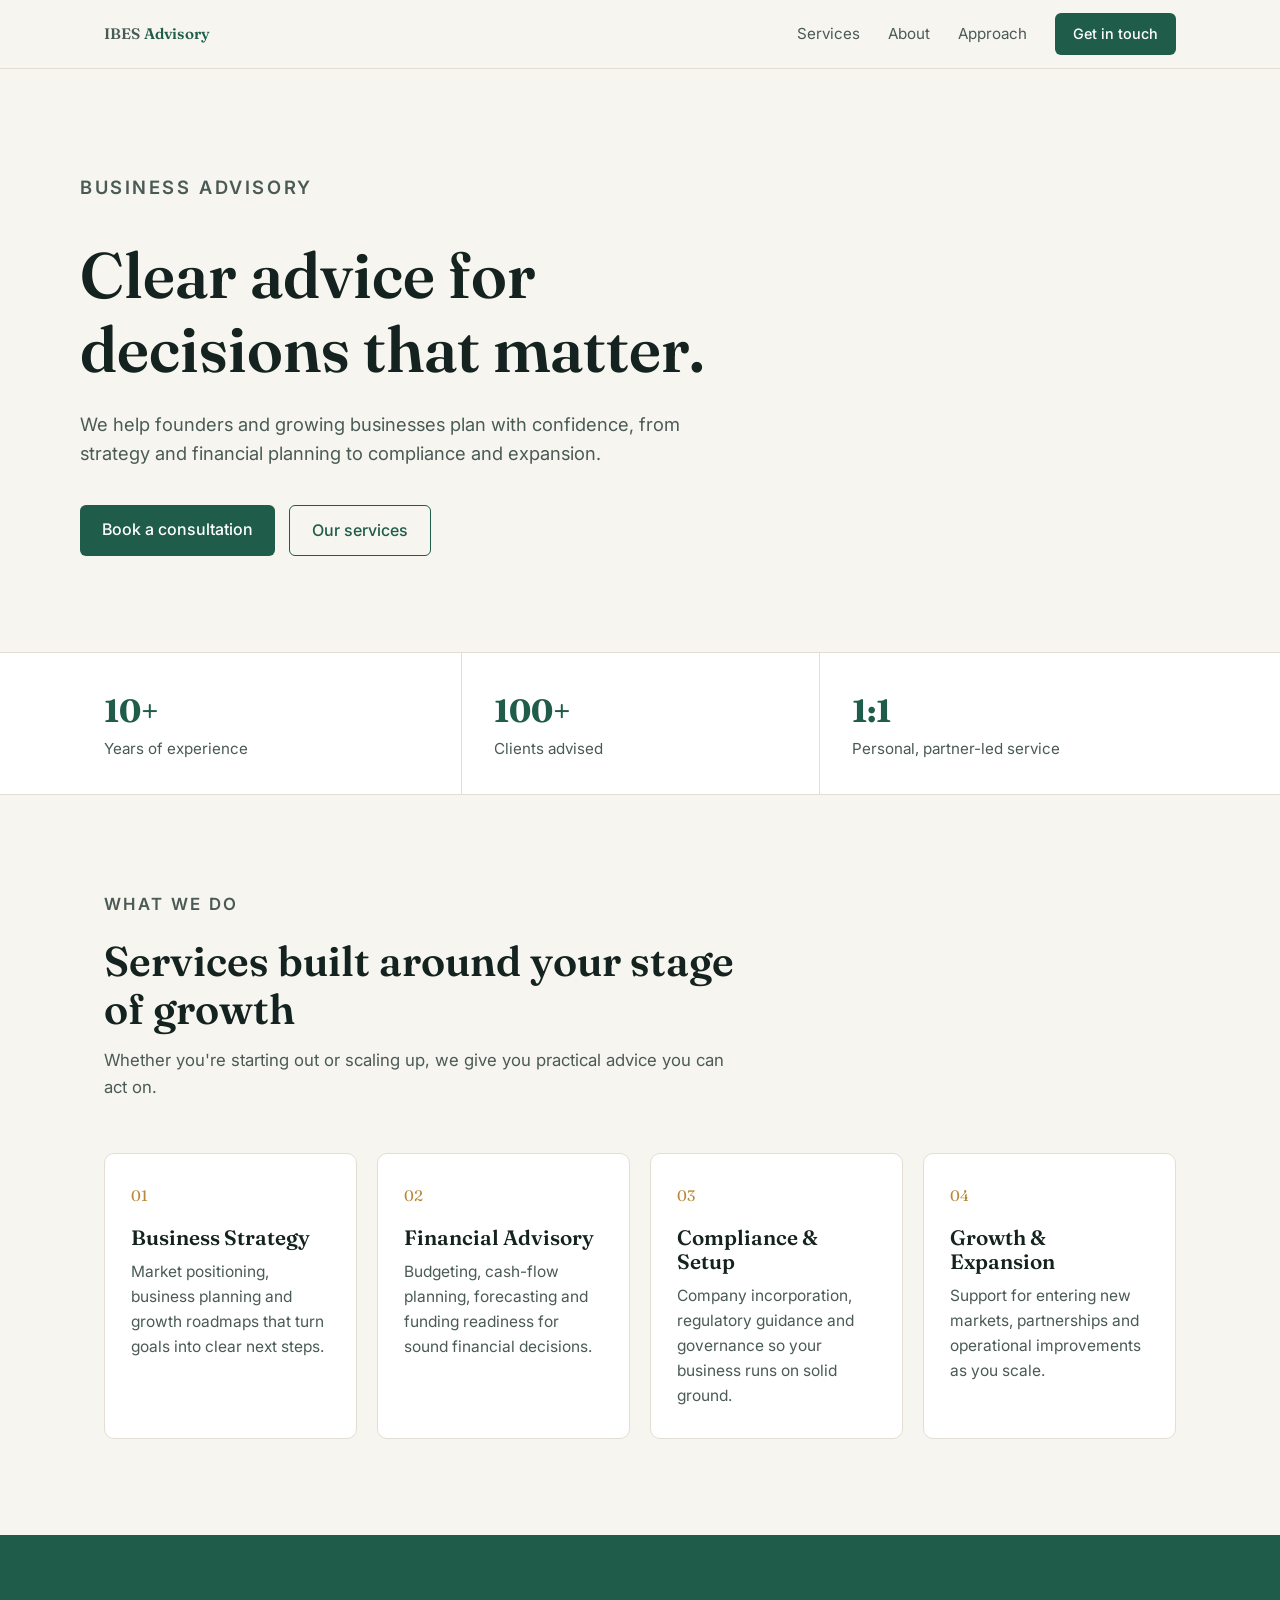
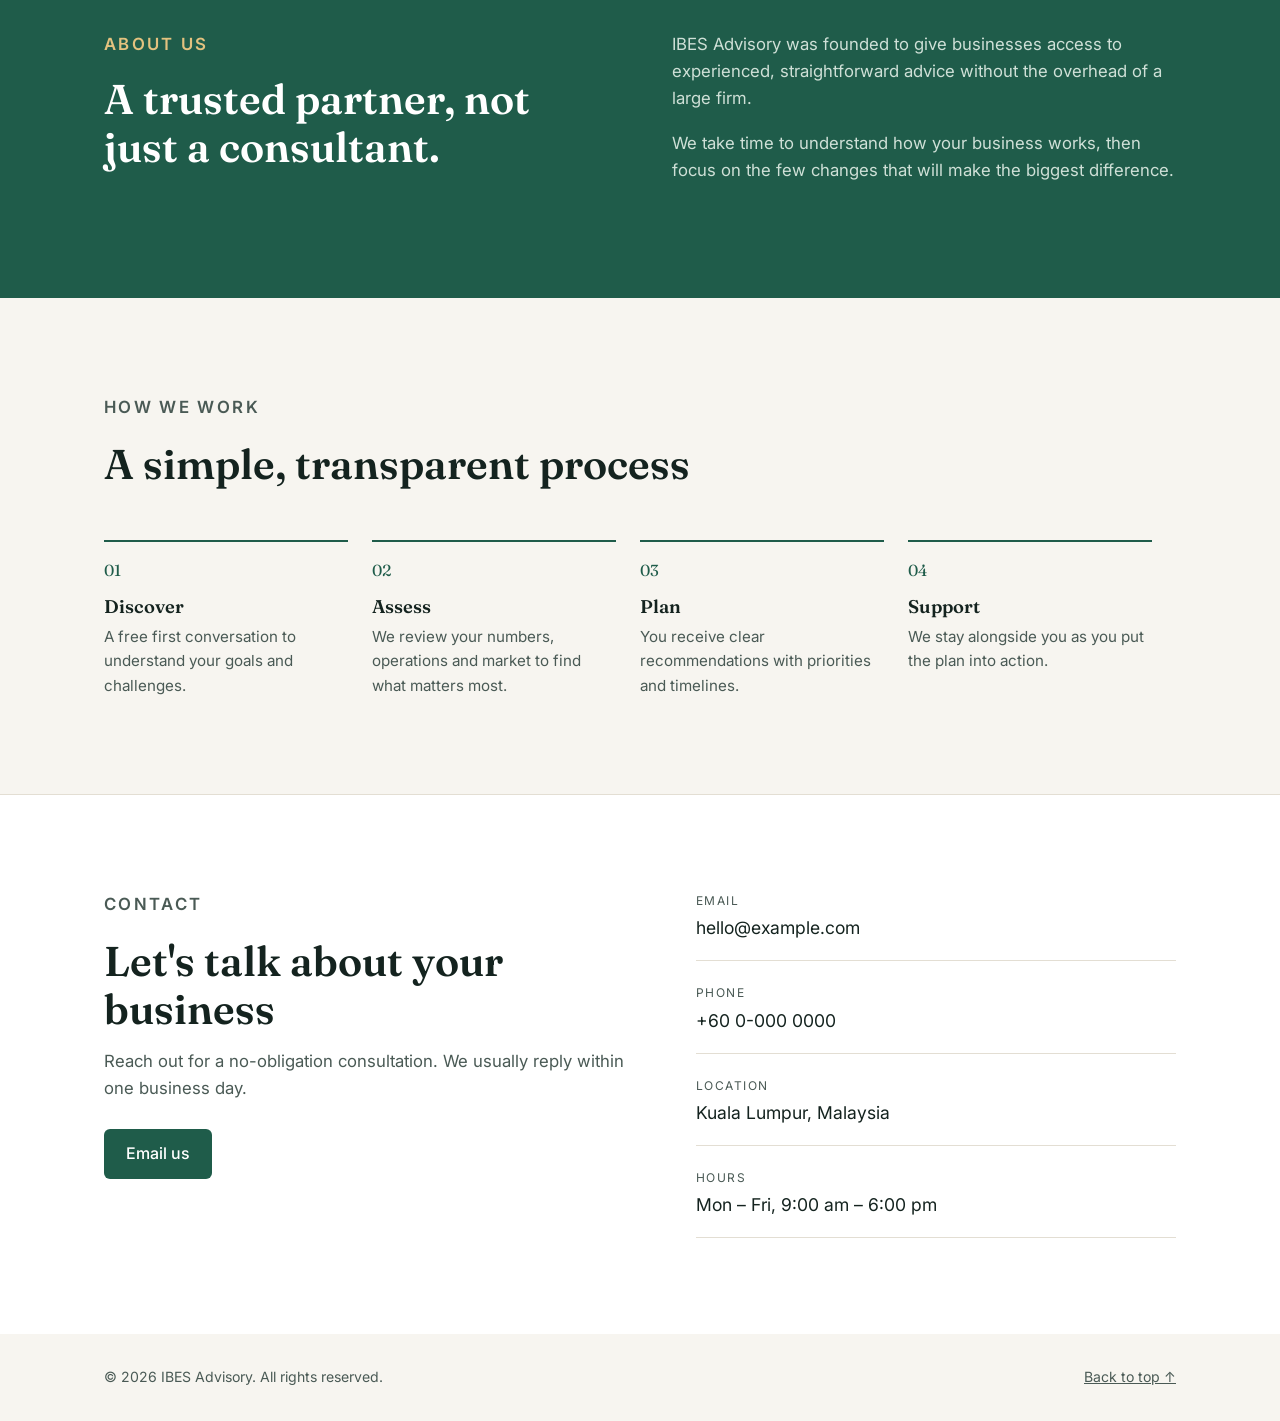
<file: index.html>
<!doctype html>
<html lang="en">
<head>
  <meta charset="utf-8">
  <meta name="viewport" content="width=device-width, initial-scale=1">
  <title>IBES Advisory</title>
  <meta name="description" content="IBES Advisory provides practical business advisory services: strategy, finance, compliance and growth.">
  <link rel="preconnect" href="https://fonts.googleapis.com">
  <link rel="preconnect" href="https://fonts.gstatic.com" crossorigin>
  <link href="https://fonts.googleapis.com/css2?family=Fraunces:opsz,wght@9..144,500;9..144,600&family=Inter:wght@400;500;600&display=swap" rel="stylesheet">
  <style>
    :root {
      --ink: #14231f;
      --ink-soft: #4a5a55;
      --paper: #f7f5f0;
      --card: #ffffff;
      --line: #e3ded3;
      --accent: #1f5c4a;
      --accent-soft: #e6efe9;
      --gold: #b8893a;
      --max: 1120px;
    }
    * { box-sizing: border-box; margin: 0; padding: 0; }
    html { scroll-behavior: smooth; }
    body {
      font-family: "Inter", system-ui, sans-serif;
      background: var(--paper);
      color: var(--ink);
      line-height: 1.6;
      -webkit-font-smoothing: antialiased;
    }
    h1, h2, h3 { font-family: "Fraunces", Georgia, serif; font-weight: 600; line-height: 1.15; }
    a { color: inherit; }
    .wrap { max-width: var(--max); margin: 0 auto; padding: 0 24px; }

    /* Header */
    header {
      position: sticky; top: 0; z-index: 10;
      background: rgba(247, 245, 240, 0.92);
      backdrop-filter: blur(8px);
      border-bottom: 1px solid var(--line);
    }
    .nav { display: flex; align-items: center; justify-content: space-between; height: 68px; }
    .logo { font-family: "Fraunces", serif; font-size: 1.35rem; font-weight: 600; text-decoration: none; letter-spacing: 0.01em; }
    .logo span { color: var(--accent); }
    .nav ul { display: flex; gap: 28px; list-style: none; align-items: center; }
    .nav a { text-decoration: none; font-size: 0.95rem; color: var(--ink-soft); }
    .nav a:hover { color: var(--ink); }
    .btn {
      display: inline-block; text-decoration: none; font-weight: 500;
      background: var(--accent); color: #fff !important;
      padding: 12px 22px; border-radius: 6px; transition: background .2s;
    }
    .btn:hover { background: #174637; }
    .btn-ghost { background: transparent; color: var(--accent) !important; border: 1px solid var(--accent); }
    .btn-ghost:hover { background: var(--accent-soft); }
    .nav .btn { padding: 9px 18px; font-size: 0.9rem; }

    /* Hero */
    .hero { padding: 104px 0 96px; }
    .eyebrow { font-size: 0.8rem; letter-spacing: 0.14em; text-transform: uppercase; color: var(--gold); font-weight: 600; margin-bottom: 20px; }
    .hero h1 { font-size: clamp(2.4rem, 5.5vw, 4rem); max-width: 16ch; margin-bottom: 24px; }
    .hero p { font-size: 1.15rem; color: var(--ink-soft); max-width: 56ch; margin-bottom: 36px; }
    .actions { display: flex; gap: 14px; flex-wrap: wrap; }

    /* Stats strip */
    .stats { border-top: 1px solid var(--line); border-bottom: 1px solid var(--line); background: var(--card); }
    .stats .wrap { display: grid; grid-template-columns: repeat(3, 1fr); }
    .stat { padding: 32px 0; }
    .stat + .stat { border-left: 1px solid var(--line); padding-left: 32px; }
    .stat strong { display: block; font-family: "Fraunces", serif; font-size: 2rem; color: var(--accent); }
    .stat span { color: var(--ink-soft); font-size: 0.95rem; }

    /* Sections */
    section { padding: 96px 0; }
    .section-head { max-width: 640px; margin-bottom: 52px; }
    .section-head h2 { font-size: clamp(1.9rem, 3.5vw, 2.6rem); margin-bottom: 14px; }
    .section-head p { color: var(--ink-soft); font-size: 1.05rem; }

    .grid { display: grid; grid-template-columns: repeat(auto-fit, minmax(240px, 1fr)); gap: 20px; }
    .card {
      background: var(--card); border: 1px solid var(--line); border-radius: 10px;
      padding: 30px 26px; transition: border-color .2s, transform .2s;
    }
    .card:hover { border-color: var(--accent); transform: translateY(-2px); }
    .card .num { font-family: "Fraunces", serif; color: var(--gold); font-size: 0.95rem; margin-bottom: 18px; display: block; }
    .card h3 { font-size: 1.3rem; margin-bottom: 10px; }
    .card p { color: var(--ink-soft); font-size: 0.97rem; }

    /* About */
    .about { background: var(--accent); color: #eef4f0; }
    .about .wrap { display: grid; grid-template-columns: 1fr 1fr; gap: 64px; align-items: start; }
    .about h2 { font-size: clamp(1.9rem, 3.5vw, 2.6rem); color: #fff; }
    .about p { color: #cfe0d7; margin-bottom: 18px; font-size: 1.05rem; }
    .about .eyebrow { color: #e3c27f; }

    /* Process */
    .steps { display: grid; grid-template-columns: repeat(4, 1fr); gap: 0; counter-reset: step; }
    .step { padding: 0 24px 0 0; position: relative; }
    .step::before {
      counter-increment: step; content: "0" counter(step);
      display: block; font-family: "Fraunces", serif; font-size: 1rem; color: var(--accent);
      border-top: 2px solid var(--accent); padding-top: 16px; margin-bottom: 12px;
    }
    .step h3 { font-size: 1.15rem; margin-bottom: 8px; }
    .step p { color: var(--ink-soft); font-size: 0.95rem; }

    /* Contact */
    .contact { background: var(--card); border-top: 1px solid var(--line); }
    .contact .wrap { display: grid; grid-template-columns: 1.1fr 1fr; gap: 64px; }
    .contact-list { list-style: none; display: grid; gap: 22px; }
    .contact-list li { border-bottom: 1px solid var(--line); padding-bottom: 18px; }
    .contact-list small { display: block; text-transform: uppercase; letter-spacing: 0.12em; font-size: 0.75rem; color: var(--ink-soft); margin-bottom: 4px; }
    .contact-list a, .contact-list span { font-size: 1.1rem; text-decoration: none; }
    .contact-list a:hover { color: var(--accent); }

    footer { padding: 32px 0; font-size: 0.88rem; color: var(--ink-soft); }
    footer .wrap { display: flex; justify-content: space-between; flex-wrap: wrap; gap: 12px; }

    @media (max-width: 860px) {
      .nav ul li:not(:last-child) { display: none; }
      .about .wrap, .contact .wrap { grid-template-columns: 1fr; gap: 32px; }
      .steps { grid-template-columns: 1fr 1fr; gap: 36px 0; }
      .hero { padding: 72px 0 64px; }
      section { padding: 72px 0; }
    }
    @media (max-width: 560px) {
      .wrap { padding: 0 16px; }
      .stats .wrap { grid-template-columns: 1fr; }
      .stat + .stat { border-left: none; border-top: 1px solid var(--line); padding-left: 0; }
      .steps { grid-template-columns: 1fr; }
    }
  </style>
</head>
<body>

  <header>
    <div class="wrap nav">
      <a href="#" class="logo">IBES <span>Advisory</span></a>
      <ul>
        <li><a href="#services">Services</a></li>
        <li><a href="#about">About</a></li>
        <li><a href="#approach">Approach</a></li>
        <li><a href="#contact" class="btn">Get in touch</a></li>
      </ul>
    </div>
  </header>

  <main>
    <div class="wrap hero">
      <p class="eyebrow">Business Advisory</p>
      <h1>Clear advice for decisions that matter.</h1>
      <p>We help founders and growing businesses plan with confidence, from strategy and financial planning to compliance and expansion.</p>
      <div class="actions">
        <a href="#contact" class="btn">Book a consultation</a>
        <a href="#services" class="btn btn-ghost">Our services</a>
      </div>
    </div>

    <div class="stats">
      <div class="wrap">
        <div class="stat"><strong>10+</strong><span>Years of experience</span></div>
        <div class="stat"><strong>100+</strong><span>Clients advised</span></div>
        <div class="stat"><strong>1:1</strong><span>Personal, partner-led service</span></div>
      </div>
    </div>

    <section id="services">
      <div class="wrap">
        <div class="section-head">
          <p class="eyebrow">What we do</p>
          <h2>Services built around your stage of growth</h2>
          <p>Whether you're starting out or scaling up, we give you practical advice you can act on.</p>
        </div>
        <div class="grid">
          <article class="card">
            <span class="num">01</span>
            <h3>Business Strategy</h3>
            <p>Market positioning, business planning and growth roadmaps that turn goals into clear next steps.</p>
          </article>
          <article class="card">
            <span class="num">02</span>
            <h3>Financial Advisory</h3>
            <p>Budgeting, cash-flow planning, forecasting and funding readiness for sound financial decisions.</p>
          </article>
          <article class="card">
            <span class="num">03</span>
            <h3>Compliance &amp; Setup</h3>
            <p>Company incorporation, regulatory guidance and governance so your business runs on solid ground.</p>
          </article>
          <article class="card">
            <span class="num">04</span>
            <h3>Growth &amp; Expansion</h3>
            <p>Support for entering new markets, partnerships and operational improvements as you scale.</p>
          </article>
        </div>
      </div>
    </section>

    <section id="about" class="about">
      <div class="wrap">
        <div>
          <p class="eyebrow">About us</p>
          <h2>A trusted partner, not just a consultant.</h2>
        </div>
        <div>
          <p>IBES Advisory was founded to give businesses access to experienced, straightforward advice without the overhead of a large firm.</p>
          <p>We take time to understand how your business works, then focus on the few changes that will make the biggest difference.</p>
        </div>
      </div>
    </section>

    <section id="approach">
      <div class="wrap">
        <div class="section-head">
          <p class="eyebrow">How we work</p>
          <h2>A simple, transparent process</h2>
        </div>
        <div class="steps">
          <div class="step"><h3>Discover</h3><p>A free first conversation to understand your goals and challenges.</p></div>
          <div class="step"><h3>Assess</h3><p>We review your numbers, operations and market to find what matters most.</p></div>
          <div class="step"><h3>Plan</h3><p>You receive clear recommendations with priorities and timelines.</p></div>
          <div class="step"><h3>Support</h3><p>We stay alongside you as you put the plan into action.</p></div>
        </div>
      </div>
    </section>

    <section id="contact" class="contact">
      <div class="wrap">
        <div class="section-head">
          <p class="eyebrow">Contact</p>
          <h2>Let's talk about your business</h2>
          <p>Reach out for a no-obligation consultation. We usually reply within one business day.</p>
          <div class="actions" style="margin-top:28px">
            <a href="mailto:hello@example.com" class="btn">Email us</a>
          </div>
        </div>
        <ul class="contact-list">
          <li><small>Email</small><a href="mailto:hello@example.com">hello@example.com</a></li>
          <li><small>Phone</small><a href="tel:+60000000000">+60 0-000 0000</a></li>
          <li><small>Location</small><span>Kuala Lumpur, Malaysia</span></li>
          <li><small>Hours</small><span>Mon – Fri, 9:00 am – 6:00 pm</span></li>
        </ul>
      </div>
    </section>
  </main>

  <footer>
    <div class="wrap">
      <span>&copy; <span id="yr">2026</span> IBES Advisory. All rights reserved.</span>
      <a href="#">Back to top ↑</a>
    </div>
  </footer>

  <script>document.getElementById("yr").textContent = new Date().getFullYear();</script>
</body>
</html>
</file>
